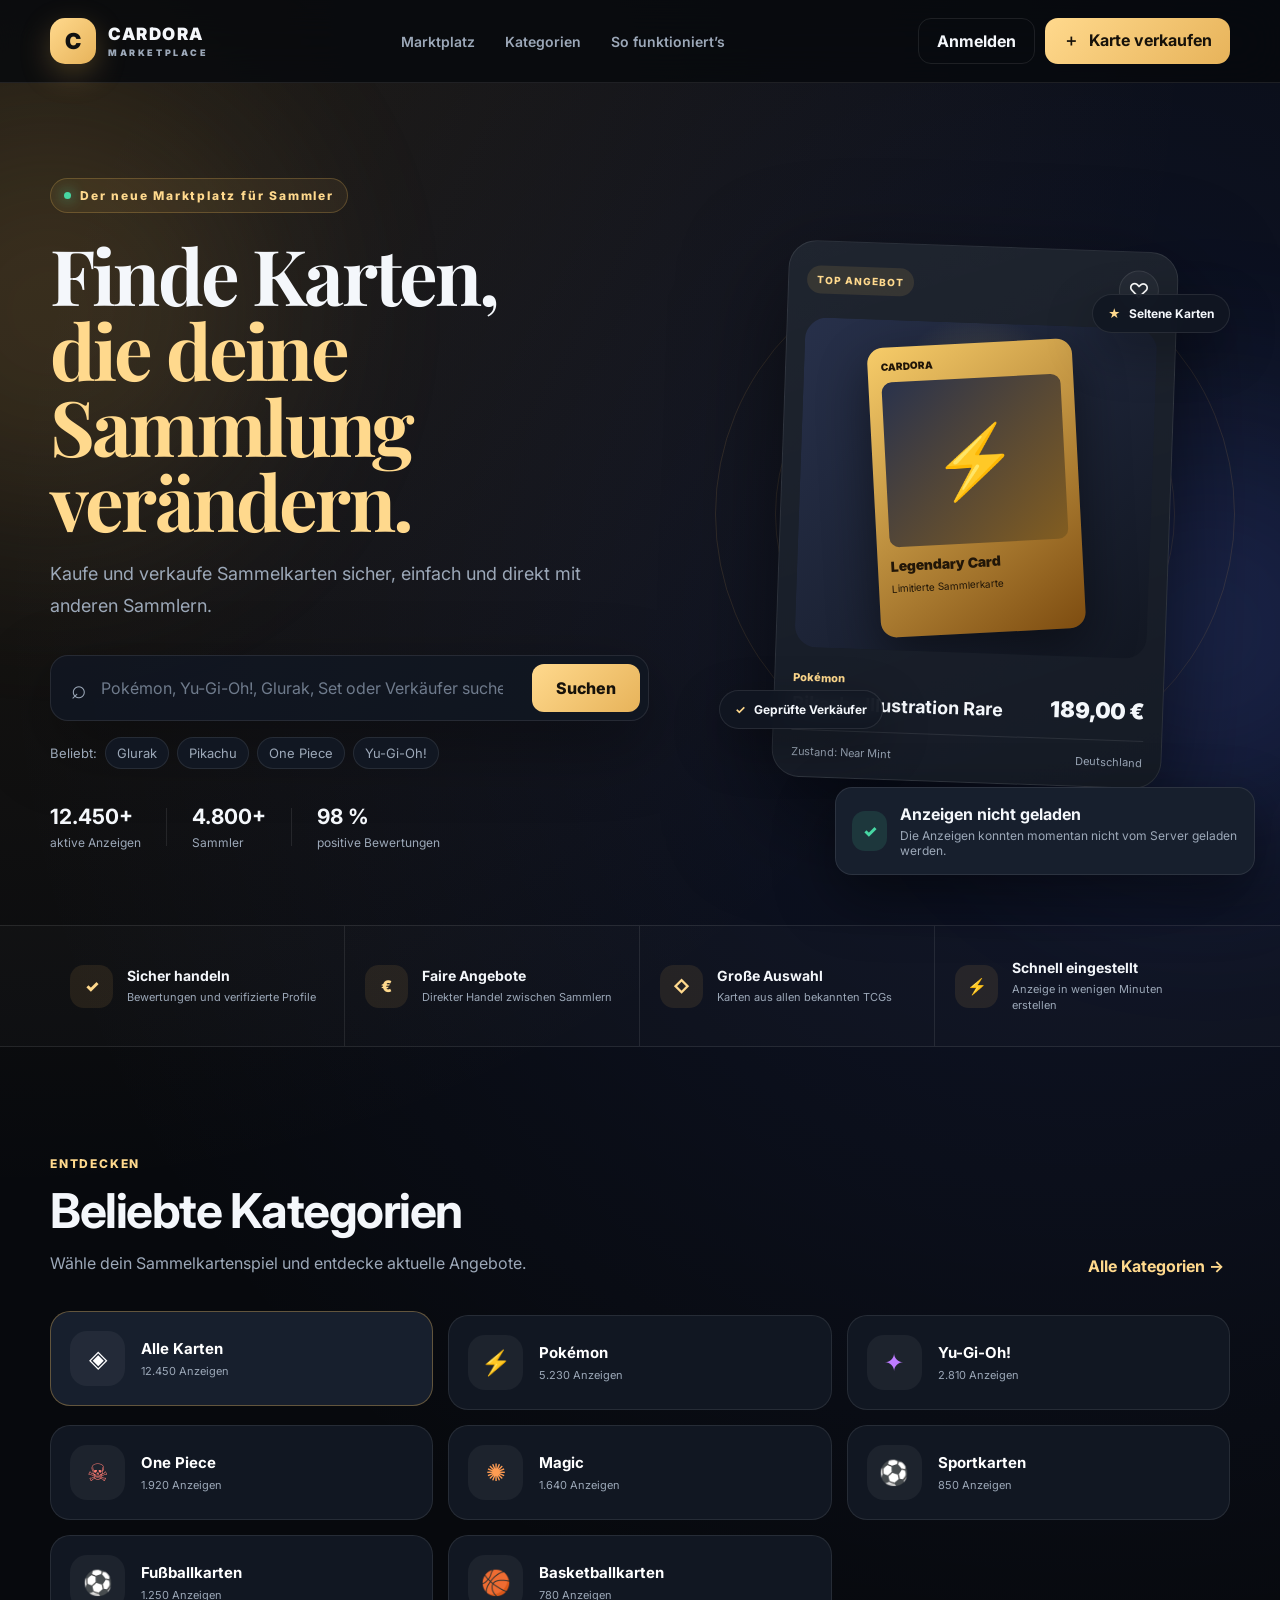
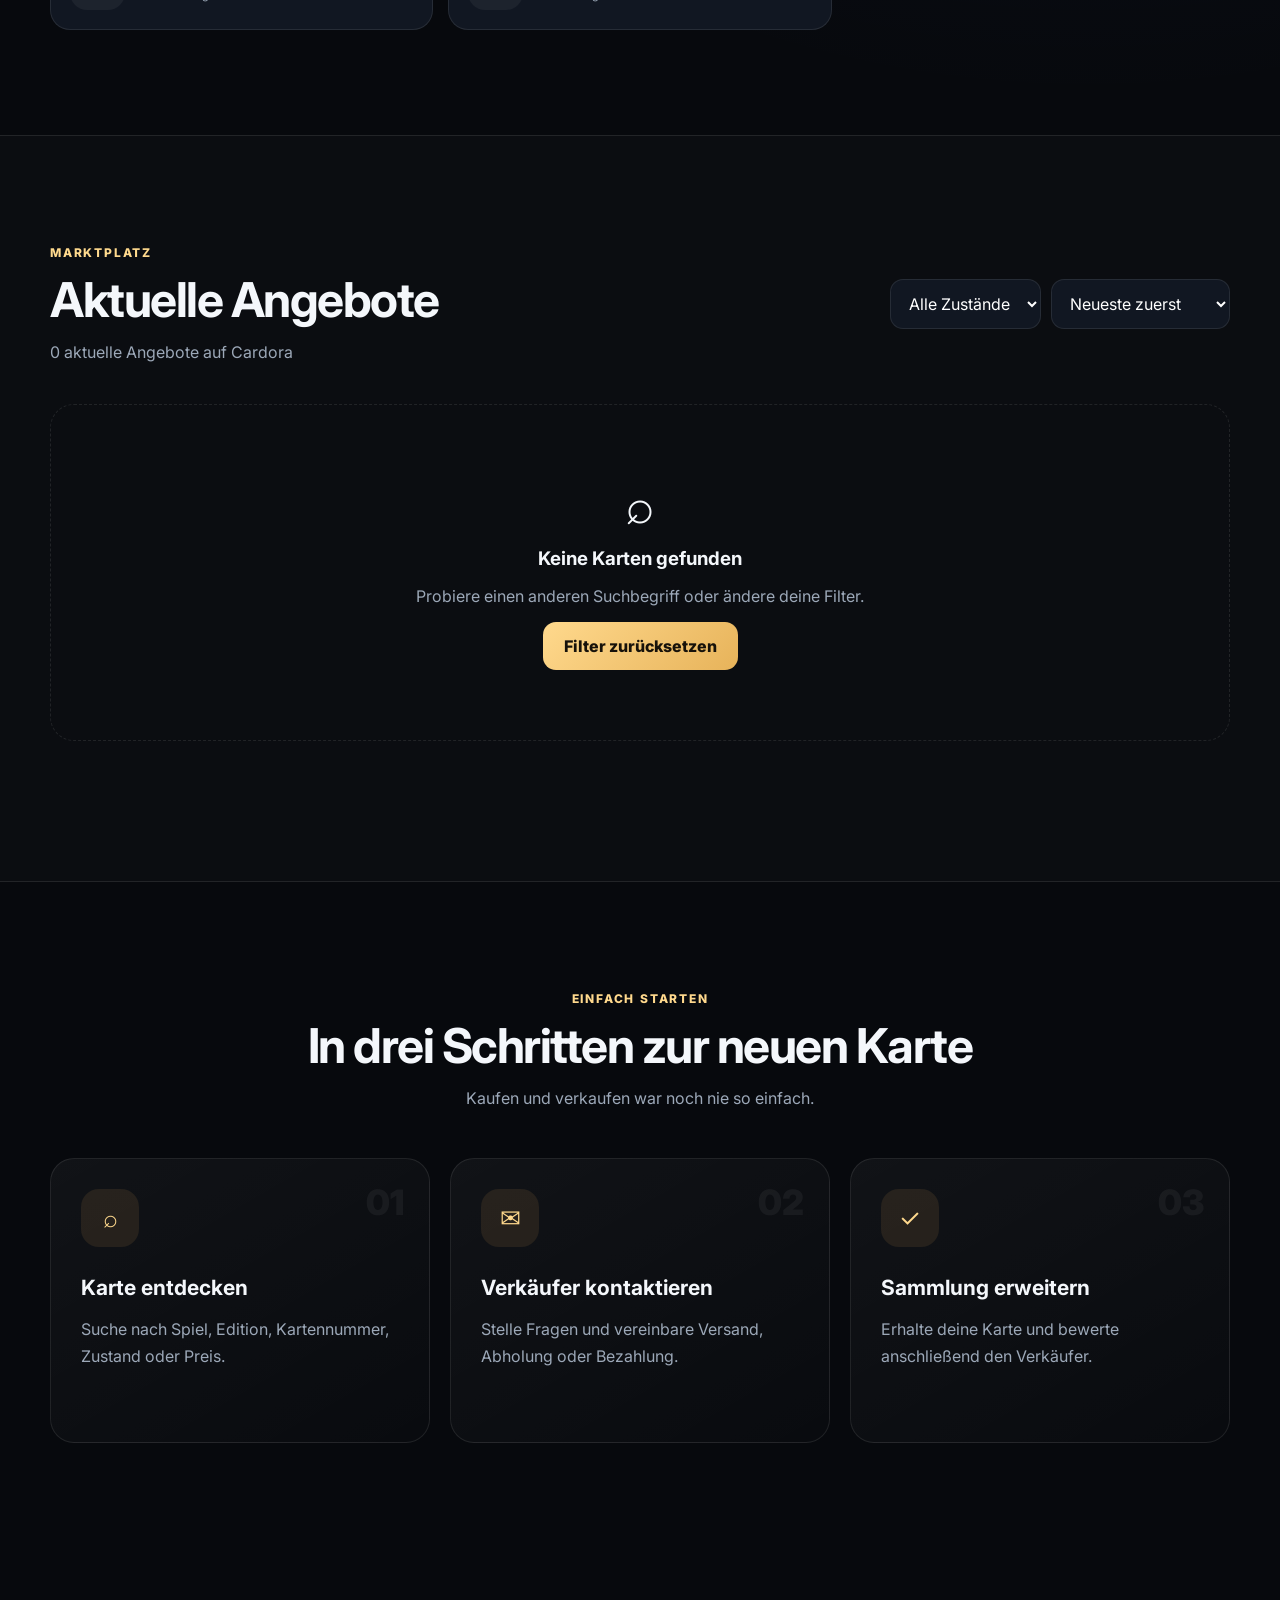
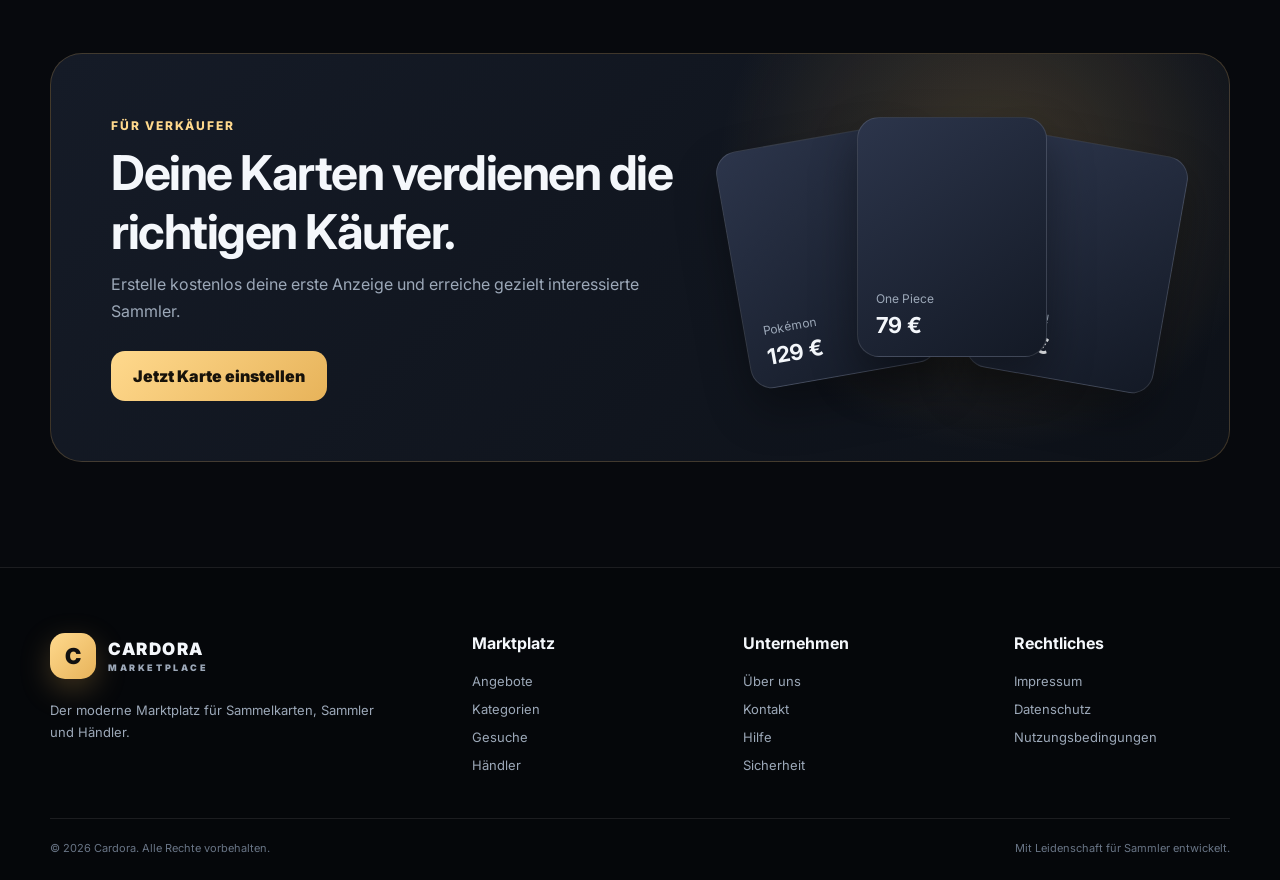
<file: index.html>
<!DOCTYPE html>
<html lang="de">
<head>
    <meta charset="UTF-8">

    <meta
        name="viewport"
        content="width=device-width, initial-scale=1.0"
    >

    <meta
        name="description"
        content="Cardora – Kaufe und verkaufe Pokémon-, Yu-Gi-Oh!-, One Piece-, Magic- und weitere Sammelkarten."
    >

    <title>Cardora – Der Marktplatz für Sammelkarten</title>

    <link rel="stylesheet" href="styles.css">

    <link
        rel="preconnect"
        href="https://fonts.googleapis.com"
    >

    <link
        rel="preconnect"
        href="https://fonts.gstatic.com"
        crossorigin
    >

    <link
        href="https://fonts.googleapis.com/css2?family=Inter:wght@400;500;600;700;800&family=Playfair+Display:wght@700&display=swap"
        rel="stylesheet"
    >
</head>

<body>

    <!-- Hintergrundeffekte -->

    <div class="background-glow glow-one"></div>
    <div class="background-glow glow-two"></div>

    <!-- Kopfbereich -->

    <header class="main-header">

        <div class="header-container">

            <a href="#" class="logo">

                <div class="logo-symbol">
                    C
                </div>

                <div class="logo-text">
                    CARDORA
                    <span>MARKETPLACE</span>
                </div>

            </a>

            <nav class="desktop-navigation">

                <a href="#marketplace">
                    Marktplatz
                </a>

                <a href="#categories">
                    Kategorien
                </a>

                <a href="#advantages">
                    So funktioniert’s
                </a>

            </nav>

            <div class="header-actions">

            <div
                class="login-button"
                id="loginButton"
            >
                Anmelden
            </div>

                <button
                    class="sell-button"
                    id="openListingButton"
                    type="button"
                >
                    <span>＋</span>
                    Karte verkaufen
                </button>

                <button
                    class="mobile-menu-button"
                    id="mobileMenuButton"
                    type="button"
                    aria-label="Menü öffnen"
                >
                    ☰
                </button>

            </div>

        </div>

        <div
            class="mobile-navigation"
            id="mobileNavigation"
        >

            <a href="#marketplace">
                Marktplatz
            </a>

            <a href="#categories">
                Kategorien
            </a>

            <a href="#advantages">
                So funktioniert’s
            </a>

            <button
                id="mobileSellButton"
                type="button"
            >
                Karte verkaufen
            </button>

        </div>

    </header>

    <main>

        <!-- Hero-Bereich -->

        <section class="hero-section">

            <div class="hero-container">

                <div class="hero-content">

                    <div class="hero-badge">
                        <span></span>
                        Der neue Marktplatz für Sammler
                    </div>

                    <h1>
                        Finde Karten,
                        <span>die deine Sammlung verändern.</span>
                    </h1>

                    <p class="hero-description">
                        Kaufe und verkaufe Sammelkarten sicher, einfach und
                        direkt mit anderen Sammlern.
                    </p>

                    <form
                        class="hero-search"
                        id="heroSearchForm"
                    >

                        <div class="search-icon">
                            ⌕
                        </div>

                        <input
                            type="search"
                            id="heroSearchInput"
                            placeholder="Pokémon, Yu-Gi-Oh!, Glurak, Set oder Verkäufer suchen ..."
                            autocomplete="off"
                        >

                        <button type="submit">
                            Suchen
                        </button>

                    </form>

                    <div class="popular-searches">

                        <span>Beliebt:</span>

                        <button
                            class="quick-search"
                            data-search="Glurak"
                            type="button"
                        >
                            Glurak
                        </button>

                        <button
                            class="quick-search"
                            data-search="Pikachu"
                            type="button"
                        >
                            Pikachu
                        </button>

                        <button
                            class="quick-search"
                            data-search="One Piece"
                            type="button"
                        >
                            One Piece
                        </button>

                        <button
                            class="quick-search"
                            data-search="Yu-Gi-Oh!"
                            type="button"
                        >
                            Yu-Gi-Oh!
                        </button>

                    </div>

                    <div class="hero-statistics">

                        <div class="hero-statistic">

                            <strong>12.450+</strong>
                            <span>aktive Anzeigen</span>

                        </div>

                        <div class="statistic-divider"></div>

                        <div class="hero-statistic">

                            <strong>4.800+</strong>
                            <span>Sammler</span>

                        </div>

                        <div class="statistic-divider"></div>

                        <div class="hero-statistic">

                            <strong>98 %</strong>
                            <span>positive Bewertungen</span>

                        </div>

                    </div>

                </div>

                <div class="hero-showcase">

                    <div class="showcase-decoration decoration-one"></div>
                    <div class="showcase-decoration decoration-two"></div>

                    <div class="floating-label label-top">
                        <span>★</span>
                        Seltene Karten
                    </div>

                    <article class="featured-card">

                        <div class="featured-card-top">

                            <span class="featured-tag">
                                TOP ANGEBOT
                            </span>

                            <button
                                class="favorite-button"
                                type="button"
                                aria-label="Zu Favoriten hinzufügen"
                            >
                                ♡
                            </button>

                        </div>

                        <div class="featured-image">

                            <div class="card-placeholder">

                                <div class="card-placeholder-header">
                                    CARDORA
                                </div>

                                <div class="card-placeholder-art">
                                    ⚡
                                </div>

                                <div class="card-placeholder-title">
                                    Legendary Card
                                </div>

                                <div class="card-placeholder-description">
                                    Limitierte Sammlerkarte
                                </div>

                            </div>

                        </div>

                        <div class="featured-information">

                            <div>

                                <span class="featured-category">
                                    Pokémon
                                </span>

                                <h3>
                                    Pikachu Illustration Rare
                                </h3>

                            </div>

                            <div class="featured-price">
                                189,00 €
                            </div>

                        </div>

                        <div class="featured-meta">

                            <span>
                                Zustand: Near Mint
                            </span>

                            <span>
                                Deutschland
                            </span>

                        </div>

                    </article>

                    <div class="floating-label label-bottom">
                        <span>✓</span>
                        Geprüfte Verkäufer
                    </div>

                </div>

            </div>

        </section>

        <!-- Vertrauensbereich -->

        <section class="trust-section">

            <div class="section-container trust-grid">

                <div class="trust-item">

                    <div class="trust-icon">
                        ✓
                    </div>

                    <div>
                        <strong>Sicher handeln</strong>
                        <span>Bewertungen und verifizierte Profile</span>
                    </div>

                </div>

                <div class="trust-item">

                    <div class="trust-icon">
                        €
                    </div>

                    <div>
                        <strong>Faire Angebote</strong>
                        <span>Direkter Handel zwischen Sammlern</span>
                    </div>

                </div>

                <div class="trust-item">

                    <div class="trust-icon">
                        ◇
                    </div>

                    <div>
                        <strong>Große Auswahl</strong>
                        <span>Karten aus allen bekannten TCGs</span>
                    </div>

                </div>

                <div class="trust-item">

                    <div class="trust-icon">
                        ⚡
                    </div>

                    <div>
                        <strong>Schnell eingestellt</strong>
                        <span>Anzeige in wenigen Minuten erstellen</span>
                    </div>

                </div>

            </div>

        </section>

        <!-- Kategorien -->

        <section
            class="categories-section"
            id="categories"
        >

            <div class="section-container">

                <div class="section-heading">

                    <div>

                        <span class="section-eyebrow">
                            ENTDECKEN
                        </span>

                        <h2>
                            Beliebte Kategorien
                        </h2>

                        <p>
                            Wähle dein Sammelkartenspiel und entdecke aktuelle Angebote.
                        </p>

                    </div>

                    <button
                        class="text-button"
                        id="showAllCategoriesButton"
                        type="button"
                    >
                        Alle Kategorien →
                    </button>

                </div>

                <div class="category-grid">

                    <button
                        class="category-card active"
                        data-category="Alle"
                        type="button"
                    >

                        <div class="category-icon category-all">
                            ◈
                        </div>

                        <div>
                            <strong>Alle Karten</strong>
                            <span>12.450 Anzeigen</span>
                        </div>

                    </button>

                    <button
                        class="category-card"
                        data-category="Pokémon"
                        type="button"
                    >

                        <div class="category-icon category-pokemon">
                            ⚡
                        </div>

                        <div>
                            <strong>Pokémon</strong>
                            <span>5.230 Anzeigen</span>
                        </div>

                    </button>

                    <button
                        class="category-card"
                        data-category="Yu-Gi-Oh!"
                        type="button"
                    >

                        <div class="category-icon category-yugioh">
                            ✦
                        </div>

                        <div>
                            <strong>Yu-Gi-Oh!</strong>
                            <span>2.810 Anzeigen</span>
                        </div>

                    </button>

                    <button
                        class="category-card"
                        data-category="One Piece"
                        type="button"
                    >

                        <div class="category-icon category-onepiece">
                            ☠
                        </div>

                        <div>
                            <strong>One Piece</strong>
                            <span>1.920 Anzeigen</span>
                        </div>

                    </button>

                    <button
                        class="category-card"
                        data-category="Magic"
                        type="button"
                    >

                        <div class="category-icon category-magic">
                            ✺
                        </div>

                        <div>
                            <strong>Magic</strong>
                            <span>1.640 Anzeigen</span>
                        </div>

                    </button>

                    <button
                        class="category-card"
                        data-category="Sportkarten"
                        type="button"
                    >

                        <div class="category-icon category-sport">
                            ⚽
                        </div>

                        <div>
                            <strong>Sportkarten</strong>
                            <span>850 Anzeigen</span>
                        </div>

                    </button>

                    <button
    class="category-card"
    data-category="Fußballkarten"
    type="button"
>
    <div class="category-icon category-football">
        ⚽
    </div>

    <div>
        <strong>Fußballkarten</strong>
        <span>1.250 Anzeigen</span>
    </div>
</button>

<button
    class="category-card"
    data-category="Basketballkarten"
    type="button"
>
    <div class="category-icon category-basketball">
        🏀
    </div>

    <div>
        <strong>Basketballkarten</strong>
        <span>780 Anzeigen</span>
    </div>
</button>

                </div>

            </div>

        </section>

        <!-- Marktplatz -->

        <section
            class="marketplace-section"
            id="marketplace"
        >

            <div class="section-container">

                <div class="section-heading marketplace-heading">

                    <div>

                        <span class="section-eyebrow">
                            MARKTPLATZ
                        </span>

                        <h2>
                            Aktuelle Angebote
                        </h2>

                        <p id="resultsText">
                            Entdecke ausgewählte Sammelkarten.
                        </p>

                    </div>

                    <div class="marketplace-controls">

                        <select
                            id="conditionFilter"
                            aria-label="Nach Zustand filtern"
                        >
                            <option value="Alle">
                                Alle Zustände
                            </option>

                            <option value="Neu">
                                Neu
                            </option>

                            <option value="Near Mint">
                                Near Mint
                            </option>

                            <option value="Excellent">
                                Excellent
                            </option>

                            <option value="Played">
                                Played
                            </option>
                        </select>

                        <select
                            id="sortFilter"
                            aria-label="Angebote sortieren"
                        >
                            <option value="newest">
                                Neueste zuerst
                            </option>

                            <option value="price-low">
                                Preis aufsteigend
                            </option>

                            <option value="price-high">
                                Preis absteigend
                            </option>

                            <option value="name">
                                Name A–Z
                            </option>
                        </select>

                    </div>

                </div>

                <div
                    class="listing-grid"
                    id="listingGrid"
                >
                    <!-- Wird durch main.js befüllt -->
                </div>

                <div
                    class="empty-state"
                    id="emptyState"
                >

                    <div class="empty-state-icon">
                        ⌕
                    </div>

                    <h3>
                        Keine Karten gefunden
                    </h3>

                    <p>
                        Probiere einen anderen Suchbegriff oder ändere deine Filter.
                    </p>

                    <button
                        id="resetFiltersButton"
                        type="button"
                    >
                        Filter zurücksetzen
                    </button>

                </div>

                <div class="load-more-wrapper">

                    <button
                        class="load-more-button"
                        id="loadMoreButton"
                        type="button"
                    >
                        Weitere Angebote anzeigen
                    </button>

                </div>

            </div>

        </section>

        <!-- Vorteile -->

        <section
            class="advantages-section"
            id="advantages"
        >

            <div class="section-container">

                <div class="advantages-header">

                    <span class="section-eyebrow">
                        EINFACH STARTEN
                    </span>

                    <h2>
                        In drei Schritten zur neuen Karte
                    </h2>

                    <p>
                        Kaufen und verkaufen war noch nie so einfach.
                    </p>

                </div>

                <div class="steps-grid">

                    <article class="step-card">

                        <div class="step-number">
                            01
                        </div>

                        <div class="step-icon">
                            ⌕
                        </div>

                        <h3>
                            Karte entdecken
                        </h3>

                        <p>
                            Suche nach Spiel, Edition, Kartennummer, Zustand oder Preis.
                        </p>

                    </article>

                    <article class="step-card">

                        <div class="step-number">
                            02
                        </div>

                        <div class="step-icon">
                            ✉
                        </div>

                        <h3>
                            Verkäufer kontaktieren
                        </h3>

                        <p>
                            Stelle Fragen und vereinbare Versand, Abholung oder Bezahlung.
                        </p>

                    </article>

                    <article class="step-card">

                        <div class="step-number">
                            03
                        </div>

                        <div class="step-icon">
                            ✓
                        </div>

                        <h3>
                            Sammlung erweitern
                        </h3>

                        <p>
                            Erhalte deine Karte und bewerte anschließend den Verkäufer.
                        </p>

                    </article>

                </div>

            </div>

        </section>

        <!-- Verkaufsbanner -->

        <section class="seller-banner-section">

            <div class="section-container">

                <div class="seller-banner">

                    <div class="seller-banner-content">

                        <span class="seller-banner-label">
                            FÜR VERKÄUFER
                        </span>

                        <h2>
                            Deine Karten verdienen die richtigen Käufer.
                        </h2>

                        <p>
                            Erstelle kostenlos deine erste Anzeige und erreiche
                            gezielt interessierte Sammler.
                        </p>

                        <button
                            id="bannerSellButton"
                            type="button"
                        >
                            Jetzt Karte einstellen
                        </button>

                    </div>

                    <div class="seller-banner-visual">

                        <div class="visual-card visual-card-one">
                            <span>Pokémon</span>
                            <strong>129 €</strong>
                        </div>

                        <div class="visual-card visual-card-two">
                            <span>One Piece</span>
                            <strong>79 €</strong>
                        </div>

                        <div class="visual-card visual-card-three">
                            <span>Yu-Gi-Oh!</span>
                            <strong>249 €</strong>
                        </div>

                    </div>

                </div>

            </div>

        </section>

    </main>

    <!-- Footer -->

    <footer class="main-footer">

        <div class="section-container footer-grid">

            <div class="footer-brand">

                <a href="#" class="logo">

                    <div class="logo-symbol">
                        C
                    </div>

                    <div class="logo-text">
                        CARDORA
                        <span>MARKETPLACE</span>
                    </div>

                </a>

                <p>
                    Der moderne Marktplatz für Sammelkarten,
                    Sammler und Händler.
                </p>

            </div>

            <div class="footer-column">

                <h4>Marktplatz</h4>

                <a href="#marketplace">
                    Angebote
                </a>

                <a href="#categories">
                    Kategorien
                </a>

                <a href="#">
                    Gesuche
                </a>

                <a href="#">
                    Händler
                </a>

            </div>

            <div class="footer-column">

                <h4>Unternehmen</h4>

                <a href="#">
                    Über uns
                </a>

                <a href="#">
                    Kontakt
                </a>

                <a href="#">
                    Hilfe
                </a>

                <a href="#">
                    Sicherheit
                </a>

            </div>

            <div class="footer-column">

                <h4>Rechtliches</h4>

                <a href="#">
                    Impressum
                </a>

                <a href="#">
                    Datenschutz
                </a>

                <a href="#">
                    Nutzungsbedingungen
                </a>

            </div>

        </div>

        <div class="section-container footer-bottom">

            <span>
                © 2026 Cardora. Alle Rechte vorbehalten.
            </span>

            <span>
                Mit Leidenschaft für Sammler entwickelt.
            </span>

        </div>

    </footer>

    <!-- Modal: Anzeige erstellen -->

    <div
        class="modal-overlay"
        id="listingModal"
    >

        <div class="modal-window">

            <div class="modal-header">

                <div>

                    <span class="modal-eyebrow">
                        NEUE ANZEIGE
                    </span>

                    <h2>
                        Sammelkarte verkaufen
                    </h2>

                </div>

                <button
                    class="modal-close-button"
                    id="closeListingModal"
                    type="button"
                    aria-label="Fenster schließen"
                >
                    ×
                </button>

            </div>

            <form id="listingForm">

                <div class="form-grid">

                    <div class="form-group form-group-full">

                        <label for="listingTitle">
                            Titel der Anzeige
                        </label>

                        <input
                            type="text"
                            id="listingTitle"
                            placeholder="z. B. Glurak Base Set Deutsch"
                            required
                        >

                    </div>

                    <div class="form-group">

                        <label for="listingCategory">
                            Kategorie
                        </label>

                        <select
                            id="listingCategory"
                            required
                        >
                            <option value="">
                                Bitte auswählen
                            </option>

                            <option value="Pokémon">
                                Pokémon
                            </option>

                            <option value="Yu-Gi-Oh!">
                                Yu-Gi-Oh!
                            </option>

                            <option value="One Piece">
                                One Piece
                            </option>

                            <option value="Magic">
                                Magic
                            </option>

                            <option value="Sportkarten">
                                Sportkarten
                            </option>

                            <option value="Fußballkarten">
                            Fußballkarten
                            </option>

                            <option value="Basketballkarten">
                            Basketballkarten
                            </option>
                        </select>

                    </div>

                    <div class="form-group">

                        <label for="listingCondition">
                            Zustand
                        </label>

                        <select
                            id="listingCondition"
                            required
                        >
                            <option value="">
                                Bitte auswählen
                            </option>

                            <option value="Neu">
                                Neu
                            </option>

                            <option value="Near Mint">
                                Near Mint
                            </option>

                            <option value="Excellent">
                                Excellent
                            </option>

                            <option value="Played">
                                Played
                            </option>
                        </select>

                    </div>

                    <div class="form-group">

                        <label for="listingPrice">
                            Preis in Euro
                        </label>

                        <input
                            type="number"
                            id="listingPrice"
                            min="0"
                            step="0.01"
                            placeholder="0,00"
                            required
                        >

                    </div>

                    <div class="form-group">

                        <label for="listingLocation">
                            Standort
                        </label>

                        <input
                            type="text"
                            id="listingLocation"
                            placeholder="z. B. Köln"
                            required
                        >

                    </div>

                    <div class="form-group">

                        <label for="listingLanguage">
                            Sprache
                        </label>

                        <select id="listingLanguage">

                            <option value="Deutsch">
                                Deutsch
                            </option>

                            <option value="Englisch">
                                Englisch
                            </option>

                            <option value="Japanisch">
                                Japanisch
                            </option>

                            <option value="Andere">
                                Andere
                            </option>

                        </select>

                    </div>

                    <div class="form-group">

                        <label for="listingShipping">
                            Übergabe
                        </label>

                        <select id="listingShipping">

                            <option value="Versand möglich">
                                Versand möglich
                            </option>

                            <option value="Nur Abholung">
                                Nur Abholung
                            </option>

                            <option value="Versand oder Abholung">
                                Versand oder Abholung
                            </option>

                        </select>

                    </div>

                    <div class="form-group form-group-full">

    <label>
        Bilder der Karte
    </label>

    <div class="listing-image-upload">

        <input
    class="listing-image-file-input"
    type="file"
    id="listingImageFile"
    accept="image/jpeg,image/png,image/webp"
    multiple
>

        <div class="listing-image-select-row">

            <label
                class="listing-image-select-button"
                for="listingImageFile"
            >
                <span>＋</span>
                Bilder auswählen
            </label>

            <span
                class="listing-image-file-name"
                id="listingImageFileName"
            >
                Keine Bilder ausgewählt
            </span>

        </div>

        <p class="listing-image-help">
            Bis zu 8 Bilder. JPG, PNG oder WEBP – maximal 5 MB pro Bild.
        </p>

        <div
    class="listing-images-preview-grid"
    id="listingImagesPreviewGrid"
></div>

    </div>

    <input
        type="hidden"
        id="listingImage"
        value=""
    >

</div>

                    <div class="form-group form-group-full">

    <label for="listingDescription">
        Beschreibung
    </label>

    <textarea
        id="listingDescription"
        rows="5"
        placeholder="Beschreibe die Karte, ihren Zustand und Besonderheiten ..."
    ></textarea>

</div>

</div>

<div class="modal-actions">

    <button
        class="secondary-modal-button"
        id="cancelListingButton"
        type="button"
    >
        Abbrechen
    </button>

    <button
        class="primary-modal-button"
        id="publishListingButton"
        type="submit"
    >
        Anzeige veröffentlichen
    </button>

</div>

</form>

</div>
</div>
    <!-- Modal: Login -->

    <div
        class="modal-overlay"
        id="loginModal"
    >

        <div class="modal-window login-modal-window">

            <div class="modal-header">

                <div>

                    <span class="modal-eyebrow">
                        WILLKOMMEN
                    </span>

                    <h2>
                        Bei Cardora anmelden
                    </h2>

                </div>

                <button
                    class="modal-close-button"
                    id="closeLoginModal"
                    type="button"
                    aria-label="Fenster schließen"
                >
                    ×
                </button>

            </div>

            <form id="loginForm">

                <div class="form-group">

                    <label for="loginEmail">
                        E-Mail-Adresse
                    </label>

                    <input
                        type="email"
                        id="loginEmail"
                        placeholder="name@beispiel.de"
                        required
                    >

                </div>

                <div class="form-group">

                    <label for="loginPassword">
                        Passwort
                    </label>

                    <input
                        type="password"
                        id="loginPassword"
                        placeholder="Dein Passwort"
                        required
                    >

                </div>

                <button
                    class="login-submit-button"
                    type="submit"
                >
                    Anmelden
                </button>

                <p class="login-info">
                    Die echte Registrierung und Datenbank bauen wir im nächsten Schritt ein.
                </p>

            </form>

        </div>

    </div>

    <!-- Benachrichtigung -->

    <div
        class="toast"
        id="toast"
    >

        <div class="toast-icon">
            ✓
        </div>

        <div>

            <strong id="toastTitle">
                Erfolgreich
            </strong>

            <span id="toastMessage">
                Die Aktion wurde durchgeführt.
            </span>

        </div>

    </div>

    <script
  defer
  crossorigin="anonymous"
  src="https://alert-termite-19.clerk.accounts.dev/npm/@clerk/ui@1/dist/ui.browser.js"
  type="text/javascript">
</script>

<script
  defer
  crossorigin="anonymous"
  data-clerk-publishable-key="pk_test_YWxlcnQtdGVybWl0ZS0xOS5jbGVyay5hY2NvdW50cy5kZXYk"
  src="https://alert-termite-19.clerk.accounts.dev/npm/@clerk/clerk-js@6/dist/clerk.browser.js"
  type="text/javascript">
</script>

    <script defer src="main.js?v=2"></script>

</body>
</html>
</file>
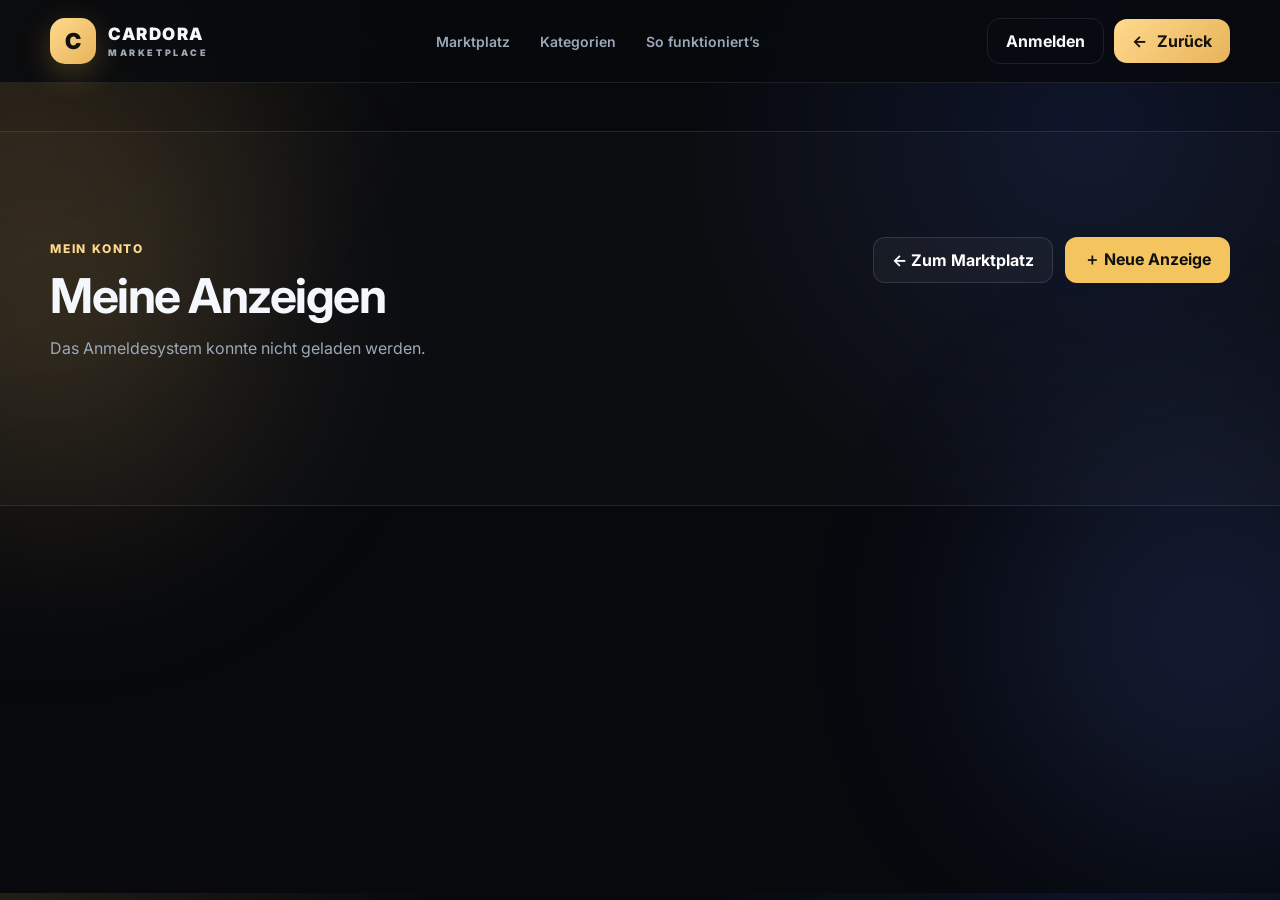
<file: meine-anzeigen.html>
<!DOCTYPE html>
<html lang="de">
<head>
    <meta charset="UTF-8">

    <meta
        name="viewport"
        content="width=device-width, initial-scale=1.0"
    >

    <meta
        name="description"
        content="Verwalte deine eigenen Anzeigen auf Cardora."
    >

    <title>Meine Anzeigen – Cardora</title>

    <link rel="stylesheet" href="styles.css">

    <link
        rel="preconnect"
        href="https://fonts.googleapis.com"
    >

    <link
        rel="preconnect"
        href="https://fonts.gstatic.com"
        crossorigin
    >

    <link
        href="https://fonts.googleapis.com/css2?family=Inter:wght@400;500;600;700;800&family=Playfair+Display:wght@700&display=swap"
        rel="stylesheet"
    >

    <style>
        .my-listings-main {
            min-height: calc(100vh - 90px);
            padding-top: 48px;
        }

        .my-listings-heading {
            align-items: flex-start;
        }

        .my-listings-actions {
            display: flex;
            flex-wrap: wrap;
            gap: 12px;
        }

        .my-listings-link {
            display: inline-flex;
            align-items: center;
            justify-content: center;
            min-height: 46px;
            padding: 0 18px;
            border: 1px solid rgba(255, 255, 255, 0.12);
            border-radius: 12px;
            color: #ffffff;
            background: rgba(255, 255, 255, 0.04);
            font-weight: 700;
            text-decoration: none;
        }

        .my-listings-link.primary {
            border-color: transparent;
            color: #111111;
            background: #f4c45e;
        }

        .my-listings-status {
            display: none;
            padding: 24px;
            margin-top: 24px;
            border: 1px solid rgba(255, 255, 255, 0.1);
            border-radius: 18px;
            background: rgba(255, 255, 255, 0.03);
            text-align: center;
        }

        .my-listings-status.active {
            display: block;
        }

       .my-listing-actions {
    display: flex;
    flex-direction: column;
    gap: 10px;
    margin-top: 18px;
}

        .edit-listing-button {
    width: 100%;
    padding: 12px 16px;
    border: 1px solid rgba(244, 196, 94, 0.4);
    border-radius: 10px;
    color: #f4c45e;
    background: rgba(244, 196, 94, 0.08);
    font: inherit;
    font-weight: 700;
    cursor: pointer;
    transition: 0.2s ease;
}

.edit-listing-button:hover {
    background: rgba(244, 196, 94, 0.16);
    border-color: rgba(244, 196, 94, 0.7);
}

.edit-listing-button:disabled {
    opacity: 0.6;
    cursor: not-allowed;
}

.delete-listing-button {
    width: 100%;
    padding: 12px 16px;
    border: 1px solid rgba(255, 80, 80, 0.35);
    border-radius: 10px;
    color: #ff7676;
    background: rgba(255, 80, 80, 0.08);
    font: inherit;
    font-weight: 700;
    cursor: pointer;
    transition: 0.2s ease;
}

.delete-listing-button:hover {
    background: rgba(255, 80, 80, 0.16);
    border-color: rgba(255, 80, 80, 0.65);
}

.delete-listing-button:disabled {
    opacity: 0.6;
    cursor: not-allowed;
}

        .delete-confirm-overlay {
    position: fixed;
    inset: 0;
    z-index: 9999;

    display: none;
    place-items: center;

    padding: 20px;

    background: rgba(0, 0, 0, 0.72);
    backdrop-filter: blur(8px);
}

.delete-confirm-overlay.active {
    display: grid;
}

.delete-confirm-window {
    width: 100%;
    max-width: 430px;

    padding: 34px;

    border: 1px solid rgba(255, 255, 255, 0.12);
    border-radius: 22px;

    background: #111722;

    box-shadow:
        0 30px 80px rgba(0, 0, 0, 0.55);

    text-align: center;

    animation: deleteModalAppear 0.2s ease;
}

.delete-confirm-icon {
    display: grid;
    place-items: center;

    width: 58px;
    height: 58px;

    margin: 0 auto 20px;

    border: 1px solid rgba(255, 80, 80, 0.3);
    border-radius: 50%;

    background: rgba(255, 80, 80, 0.1);

    font-size: 25px;
}

.delete-confirm-window h2 {
    margin: 0 0 12px;
    color: #ffffff;
    font-size: 25px;
}

.delete-confirm-window p {
    margin: 0;
    color: rgba(255, 255, 255, 0.65);
    line-height: 1.6;
}

.delete-confirm-actions {
    display: flex;
    gap: 12px;
    margin-top: 28px;
}

.delete-confirm-actions button {
    flex: 1;

    min-height: 46px;
    padding: 0 16px;

    border-radius: 11px;

    font: inherit;
    font-weight: 700;

    cursor: pointer;
}

.delete-confirm-cancel {
    border: 1px solid rgba(255, 255, 255, 0.14);
    color: #ffffff;
    background: rgba(255, 255, 255, 0.05);
}

.delete-confirm-submit {
    border: 1px solid rgba(255, 80, 80, 0.5);
    color: #ffffff;
    background: #c93f4a;
}

.delete-confirm-submit:hover {
    background: #dc4a56;
}

.delete-confirm-submit:disabled {
    opacity: 0.6;
    cursor: not-allowed;
}

@keyframes deleteModalAppear {
    from {
        opacity: 0;
        transform: translateY(12px) scale(0.97);
    }

    to {
        opacity: 1;
        transform: translateY(0) scale(1);
    }
}

        @media (max-width: 760px) {
            .my-listings-main {
                padding-top: 24px;
            }

            .my-listings-actions {
                width: 100%;
            }

            .my-listings-link {
                flex: 1;
            }
        }
    </style>
</head>

<body>

    <div class="background-glow glow-one"></div>
    <div class="background-glow glow-two"></div>

    <header class="main-header">

        <div class="header-container">

            <a href="index.html" class="logo">

                <div class="logo-symbol">
                    C
                </div>

                <div class="logo-text">
                    CARDORA
                    <span>MARKETPLACE</span>
                </div>

            </a>

            <nav class="desktop-navigation">

                <a href="index.html">
                    Marktplatz
                </a>

                <a href="index.html#categories">
                    Kategorien
                </a>

                <a href="index.html#advantages">
                    So funktioniert’s
                </a>

            </nav>

            <div class="header-actions">

                <div
                    class="login-button"
                    id="loginButton"
                >
                    Anmelden
                </div>

                <a
                    class="sell-button"
                    href="index.html"
                >
                    <span>←</span>
                    Zurück
                </a>

            </div>

        </div>

    </header>

    <main class="my-listings-main">

        <section class="marketplace-section">

            <div class="section-container">

                <div class="section-heading marketplace-heading my-listings-heading">

                    <div>

                        <span class="section-eyebrow">
                            MEIN KONTO
                        </span>

                        <h2>
                            Meine Anzeigen
                        </h2>

                        <p id="resultsText">
                            Deine Anzeigen werden geladen …
                        </p>

                    </div>

                    <div class="my-listings-actions">

                        <a
                            class="my-listings-link"
                            href="index.html"
                        >
                            ← Zum Marktplatz
                        </a>

                        <a
                            class="my-listings-link primary"
                            href="index.html"
                        >
                            ＋ Neue Anzeige
                        </a>

                    </div>

                </div>

                <div
                    class="listing-grid"
                    id="listingGrid"
                ></div>

                <div
                    class="empty-state"
                    id="emptyState"
                >

                    <div class="empty-state-icon">
                        ◇
                    </div>

                    <h3>
                        Noch keine eigenen Anzeigen
                    </h3>

                    <p>
                        Sobald du eine Karte einstellst, erscheint sie hier.
                    </p>

                    <a
                        class="my-listings-link primary"
                        href="index.html"
                    >
                        Erste Karte verkaufen
                    </a>

                </div>

                <div
                    class="my-listings-status"
                    id="authState"
                >

                    <h3>
                        Anmeldung erforderlich
                    </h3>

                    <p>
                        Melde dich an, um deine eigenen Anzeigen zu sehen.
                    </p>

                    <button
                        class="my-listings-link primary"
                        id="signInButton"
                        type="button"
                    >
                        Jetzt anmelden
                    </button>

                </div>

            </div>

        </section>

        </main>

    <!-- Anzeige bearbeiten -->

<div
    class="modal-overlay"
    id="editListingModal"
>
    <div class="modal-window">

        <div class="modal-header">

            <div>

                <span class="modal-eyebrow">
                    ANZEIGE BEARBEITEN
                </span>

                <h2>
                    Kartendaten ändern
                </h2>

            </div>

            <button
                class="modal-close-button"
                id="closeEditListingModal"
                type="button"
                aria-label="Fenster schließen"
            >
                ×
            </button>

        </div>

        <form id="editListingForm">

            <input
                type="hidden"
                id="editListingId"
            >

            <div class="form-grid">

                <div class="form-group form-group-full">

                    <label for="editListingTitle">
                        Titel der Anzeige
                    </label>

                    <input
                        type="text"
                        id="editListingTitle"
                        required
                    >

                </div>

                <div class="form-group">

                    <label for="editListingCategory">
                        Kategorie
                    </label>

                    <select
                        id="editListingCategory"
                        required
                    >
                        <option value="Pokémon">
                            Pokémon
                        </option>

                        <option value="Yu-Gi-Oh!">
                            Yu-Gi-Oh!
                        </option>

                        <option value="One Piece">
                            One Piece
                        </option>

                        <option value="Magic">
                            Magic
                        </option>

                        <option value="Sportkarten">
                            Sportkarten
                        </option>

                        <option value="Fußballkarten">
                            Fußballkarten
                        </option>

                        <option value="Basketballkarten">
                            Basketballkarten
                        </option>
                    </select>

                </div>

                <div class="form-group">

                    <label for="editListingCondition">
                        Zustand
                    </label>

                    <select
                        id="editListingCondition"
                        required
                    >
                        <option value="Neu">
                            Neu
                        </option>

                        <option value="Near Mint">
                            Near Mint
                        </option>

                        <option value="Excellent">
                            Excellent
                        </option>

                        <option value="Played">
                            Played
                        </option>
                    </select>

                </div>

                <div class="form-group">

                    <label for="editListingPrice">
                        Preis in Euro
                    </label>

                    <input
                        type="number"
                        id="editListingPrice"
                        min="0"
                        step="0.01"
                        required
                    >

                </div>

                <div class="form-group">

                    <label for="editListingLocation">
                        Standort
                    </label>

                    <input
                        type="text"
                        id="editListingLocation"
                        required
                    >

                </div>

                <div class="form-group">

                    <label for="editListingLanguage">
                        Sprache
                    </label>

                    <select id="editListingLanguage">

                        <option value="Deutsch">
                            Deutsch
                        </option>

                        <option value="Englisch">
                            Englisch
                        </option>

                        <option value="Japanisch">
                            Japanisch
                        </option>

                        <option value="Andere">
                            Andere
                        </option>

                    </select>

                </div>

                <div class="form-group">

                    <label for="editListingShipping">
                        Übergabe
                    </label>

                    <select id="editListingShipping">

                        <option value="Versand möglich">
                            Versand möglich
                        </option>

                        <option value="Nur Abholung">
                            Nur Abholung
                        </option>

                        <option value="Versand oder Abholung">
                            Versand oder Abholung
                        </option>

                    </select>

                </div>

                <div class="form-group form-group-full">

    <label>
        Bilder der Karte
    </label>

    <div class="listing-image-upload">

        <input
            class="listing-image-file-input"
            type="file"
            id="editListingImageFile"
            accept="image/jpeg,image/png,image/webp"
            multiple
        >

        <div class="listing-image-select-row">

            <label
                class="listing-image-select-button"
                for="editListingImageFile"
            >
                <span>＋</span>
                Weitere Bilder auswählen
            </label>

            <span
                class="listing-image-file-name"
                id="editListingImageFileName"
            >
                0 von 8 Bildern
            </span>

        </div>

        <p class="listing-image-help">
            Bis zu 8 Bilder. JPG, PNG oder WEBP –
            maximal 5 MB pro Bild.
            Das erste Bild wird als Titelbild verwendet.
        </p>

        <div
            class="listing-images-preview-grid"
            id="editListingImagesPreviewGrid"
        ></div>

    </div>

    <input
        type="hidden"
        id="editListingImage"
        value=""
    >

</div>

                <div class="form-group form-group-full">

                    <label for="editListingDescription">
                        Beschreibung
                    </label>

                    <textarea
                        id="editListingDescription"
                        rows="5"
                    ></textarea>

                </div>

            </div>

            <div class="modal-actions">

                <button
                    class="secondary-modal-button"
                    id="cancelEditListingButton"
                    type="button"
                >
                    Abbrechen
                </button>

                <button
                    class="primary-modal-button"
                    id="saveEditListingButton"
                    type="submit"
                >
                    Änderungen speichern
                </button>

            </div>

        </form>

    </div>
</div>

    <!-- Eigene Löschbestätigung -->

    <div
        class="delete-confirm-overlay"
        id="deleteConfirmModal"
    >
        <div class="delete-confirm-window">

            <div class="delete-confirm-icon">
                🗑
            </div>

            <h2>
                Anzeige löschen?
            </h2>

            <p>
                Möchtest du diese Anzeige wirklich dauerhaft löschen?
                Diese Aktion kann nicht rückgängig gemacht werden.
            </p>

            <div class="delete-confirm-actions">

                <button
                    class="delete-confirm-cancel"
                    id="cancelDeleteButton"
                    type="button"
                >
                    Abbrechen
                </button>

                <button
                    class="delete-confirm-submit"
                    id="confirmDeleteButton"
                    type="button"
                >
                    Anzeige löschen
                </button>

            </div>

        </div>
    </div>

    <script
        defer
        crossorigin="anonymous"
        src="https://alert-termite-19.clerk.accounts.dev/npm/@clerk/ui@1/dist/ui.browser.js"
        type="text/javascript">
    </script>

    <script
        defer
        crossorigin="anonymous"
        data-clerk-publishable-key="pk_test_YWxlcnQtdGVybWl0ZS0xOS5jbGVyay5hY2NvdW50cy5kZXYk"
        src="https://alert-termite-19.clerk.accounts.dev/npm/@clerk/clerk-js@6/dist/clerk.browser.js"
        type="text/javascript">
    </script>

    <script defer src="meine-anzeigen.js?v=2"></script>

</body>
</html>
</file>
<file: styles.css>
:root{
    --background:#07090d;
    --background-soft:#0d1118;
    --surface:#111722;
    --surface-light:#171f2d;
    --border:rgba(255,255,255,0.09);
    --text:#f4f7fb;
    --text-soft:#9ca8b8;
    --gold:#e7b35a;
    --gold-light:#ffd98d;
    --green:#47d7a3;
    --danger:#ff6b6b;
    --shadow:0 24px 70px rgba(0,0,0,0.35);
}

*{
    box-sizing:border-box;
}

html{
    scroll-behavior:smooth;
}

body{
    margin:0;
    font-family:"Inter",sans-serif;
    background:
        radial-gradient(circle at top left,rgba(231,179,90,0.12),transparent 28%),
        radial-gradient(circle at 85% 15%,rgba(77,112,255,0.12),transparent 30%),
        var(--background);
    color:var(--text);
    overflow-x:hidden;
}

button,
input,
select,
textarea{
    font:inherit;
}

button{
    cursor:pointer;
}

a{
    color:inherit;
    text-decoration:none;
}

img{
    max-width:100%;
    display:block;
}

.background-glow{
    position:fixed;
    width:420px;
    height:420px;
    border-radius:50%;
    filter:blur(110px);
    opacity:0.16;
    pointer-events:none;
    z-index:-1;
}

.glow-one{
    top:100px;
    left:-160px;
    background:#e7b35a;
}

.glow-two{
    right:-140px;
    top:420px;
    background:#5e7cff;
}

.section-container,
.header-container,
.hero-container{
    width:min(1180px,calc(100% - 40px));
    margin:0 auto;
}

/* HEADER */

.main-header{
    position:sticky;
    top:0;
    z-index:100;
    background:rgba(7,9,13,0.82);
    backdrop-filter:blur(20px);
    border-bottom:1px solid var(--border);
}

.header-container{
    min-height:82px;
    display:flex;
    align-items:center;
    justify-content:space-between;
    gap:30px;
}

.logo{
    display:flex;
    align-items:center;
    gap:12px;
}

.logo-symbol{
    width:46px;
    height:46px;
    border-radius:15px;
    display:grid;
    place-items:center;
    font-weight:900;
    font-size:22px;
    color:#111;
    background:linear-gradient(135deg,var(--gold-light),var(--gold));
    box-shadow:0 10px 30px rgba(231,179,90,0.26);
}

.logo-text{
    font-weight:900;
    letter-spacing:1.5px;
    font-size:17px;
}

.logo-text span{
    display:block;
    margin-top:3px;
    font-size:9px;
    letter-spacing:2.6px;
    color:var(--text-soft);
}

.desktop-navigation{
    display:flex;
    align-items:center;
    gap:30px;
}

.desktop-navigation a{
    color:var(--text-soft);
    font-size:14px;
    font-weight:600;
    transition:0.25s;
}

.desktop-navigation a:hover{
    color:var(--text);
}

.header-actions{
    display:flex;
    align-items:center;
    gap:10px;
}

.login-button,
.sell-button{
    border-radius:13px;
    padding:12px 18px;
    border:1px solid var(--border);
    color:var(--text);
    font-weight:700;
}

.login-button{
    background:transparent;
}

.sell-button{
    background:linear-gradient(135deg,var(--gold-light),var(--gold));
    color:#17120a;
    border:none;
}

.sell-button span{
    margin-right:6px;
}

.mobile-menu-button{
    display:none;
    width:44px;
    height:44px;
    border-radius:12px;
    border:1px solid var(--border);
    background:var(--surface);
    color:white;
    font-size:20px;
}

.mobile-navigation{
    display:none;
}

/* HERO */

.hero-section{
    padding:95px 0 75px;
}

.hero-container{
    display:grid;
    grid-template-columns:1.08fr 0.92fr;
    align-items:center;
    gap:70px;
}

.hero-badge,
.section-eyebrow,
.modal-eyebrow,
.seller-banner-label{
    font-size:12px;
    letter-spacing:1.8px;
    font-weight:800;
    color:var(--gold-light);
}

.hero-badge{
    display:inline-flex;
    align-items:center;
    gap:9px;
    padding:9px 13px;
    border:1px solid rgba(231,179,90,0.25);
    border-radius:999px;
    background:rgba(231,179,90,0.08);
}

.hero-badge span{
    width:7px;
    height:7px;
    border-radius:50%;
    background:var(--green);
    box-shadow:0 0 14px var(--green);
}

.hero-content h1{
    margin:24px 0 20px;
    font-family:"Playfair Display",serif;
    font-size:clamp(48px,6vw,78px);
    line-height:0.98;
    letter-spacing:-2.8px;
}

.hero-content h1 span{
    display:block;
    color:var(--gold-light);
}

.hero-description{
    max-width:630px;
    margin:0;
    color:var(--text-soft);
    font-size:18px;
    line-height:1.75;
}

.hero-search{
    margin-top:34px;
    display:flex;
    align-items:center;
    gap:12px;
    padding:8px;
    border:1px solid var(--border);
    background:rgba(17,23,34,0.9);
    border-radius:18px;
    box-shadow:var(--shadow);
}

.search-icon{
    padding-left:12px;
    font-size:26px;
    color:var(--text-soft);
}

.hero-search input{
    flex:1;
    min-width:0;
    border:none;
    outline:none;
    background:transparent;
    color:white;
    padding:12px 2px;
}

.hero-search input::placeholder{
    color:#6f7b8c;
}

.hero-search button{
    border:none;
    border-radius:12px;
    padding:14px 24px;
    font-weight:800;
    background:linear-gradient(135deg,var(--gold-light),var(--gold));
    color:#17120a;
}

.popular-searches{
    margin-top:16px;
    display:flex;
    align-items:center;
    gap:8px;
    flex-wrap:wrap;
    color:var(--text-soft);
    font-size:13px;
}

.quick-search{
    border:1px solid var(--border);
    background:var(--surface);
    color:var(--text-soft);
    padding:7px 11px;
    border-radius:999px;
}

.quick-search:hover{
    color:white;
    border-color:rgba(231,179,90,0.35);
}

.hero-statistics{
    margin-top:35px;
    display:flex;
    align-items:center;
    gap:25px;
}

.hero-statistic{
    display:flex;
    flex-direction:column;
    gap:6px;
}

.hero-statistic strong{
    font-size:21px;
}

.hero-statistic span{
    color:var(--text-soft);
    font-size:12px;
}

.statistic-divider{
    width:1px;
    height:38px;
    background:var(--border);
}

/* FEATURED CARD */

.hero-showcase{
    position:relative;
    min-height:580px;
    display:grid;
    place-items:center;
}

.showcase-decoration{
    position:absolute;
    border-radius:50%;
    border:1px solid rgba(231,179,90,0.14);
}

.decoration-one{
    width:520px;
    height:520px;
}

.decoration-two{
    width:400px;
    height:400px;
}

.featured-card{
    position:relative;
    z-index:2;
    width:min(390px,100%);
    border:1px solid var(--border);
    border-radius:28px;
    padding:18px;
    background:
        linear-gradient(160deg,rgba(255,255,255,0.06),rgba(255,255,255,0.015)),
        var(--surface);
    box-shadow:0 35px 100px rgba(0,0,0,0.55);
    transform:rotate(2deg);
}

.featured-card-top{
    display:flex;
    justify-content:space-between;
    align-items:center;
}

.featured-tag{
    padding:8px 10px;
    border-radius:999px;
    background:rgba(231,179,90,0.12);
    color:var(--gold-light);
    font-size:10px;
    font-weight:800;
    letter-spacing:1px;
}

.favorite-button{
    width:40px;
    height:40px;
    border-radius:50%;
    border:1px solid var(--border);
    background:rgba(255,255,255,0.04);
    color:white;
    font-size:21px;
}

.favorite-button.active{
    color:#ff6b8a;
    border-color:rgba(255,107,138,0.4);
}

.featured-image{
    margin:18px 0;
    min-height:330px;
    border-radius:22px;
    display:grid;
    place-items:center;
    background:
        radial-gradient(circle at 50% 25%,rgba(255,220,126,0.27),transparent 30%),
        linear-gradient(135deg,#27304a,#121722);
    overflow:hidden;
}

.card-placeholder{
    width:205px;
    min-height:290px;
    border-radius:16px;
    padding:13px;
    background:linear-gradient(145deg,#f7cc69,#7d4c10);
    color:#211608;
    box-shadow:0 20px 50px rgba(0,0,0,0.45);
    transform:rotate(-5deg);
}

.card-placeholder-header{
    font-size:10px;
    font-weight:900;
}

.card-placeholder-art{
    height:165px;
    margin:10px 0;
    border-radius:10px;
    display:grid;
    place-items:center;
    font-size:70px;
    background:linear-gradient(135deg,#29324c,#825d20);
}

.card-placeholder-title{
    font-weight:900;
    font-size:14px;
}

.card-placeholder-description{
    margin-top:8px;
    font-size:10px;
}

.featured-information{
    display:flex;
    justify-content:space-between;
    gap:18px;
    align-items:flex-end;
}

.featured-category{
    color:var(--gold-light);
    font-size:11px;
    font-weight:800;
}

.featured-information h3{
    margin:7px 0 0;
    font-size:18px;
}

.featured-price{
    font-weight:900;
    font-size:22px;
    white-space:nowrap;
}

.featured-meta{
    margin-top:16px;
    padding-top:14px;
    border-top:1px solid var(--border);
    display:flex;
    justify-content:space-between;
    color:var(--text-soft);
    font-size:11px;
}

.floating-label{
    position:absolute;
    z-index:3;
    display:flex;
    align-items:center;
    gap:8px;
    padding:11px 15px;
    border:1px solid var(--border);
    border-radius:999px;
    background:rgba(17,23,34,0.9);
    backdrop-filter:blur(10px);
    box-shadow:0 18px 50px rgba(0,0,0,0.3);
    font-size:12px;
    font-weight:700;
}

.floating-label span{
    color:var(--gold-light);
}

.label-top{
    top:70px;
    right:0;
}

.label-bottom{
    bottom:75px;
    left:0;
}

/* TRUST */

.trust-section{
    border-top:1px solid var(--border);
    border-bottom:1px solid var(--border);
    background:rgba(255,255,255,0.018);
}

.trust-grid{
    display:grid;
    grid-template-columns:repeat(4,1fr);
}

.trust-item{
    min-height:120px;
    display:flex;
    align-items:center;
    gap:14px;
    padding:26px 20px;
    border-right:1px solid var(--border);
}

.trust-item:last-child{
    border-right:none;
}

.trust-icon{
    flex:0 0 auto;
    width:43px;
    height:43px;
    border-radius:14px;
    display:grid;
    place-items:center;
    background:rgba(231,179,90,0.1);
    color:var(--gold-light);
    font-weight:900;
}

.trust-item div:last-child{
    display:flex;
    flex-direction:column;
    gap:5px;
}

.trust-item strong{
    font-size:14px;
}

.trust-item span{
    color:var(--text-soft);
    font-size:11px;
    line-height:1.5;
}

/* SECTIONS */

.categories-section,
.marketplace-section,
.advantages-section,
.seller-banner-section{
    padding:105px 0;
}

.marketplace-section{
    background:rgba(255,255,255,0.018);
    border-top:1px solid var(--border);
    border-bottom:1px solid var(--border);
}

.section-heading{
    display:flex;
    justify-content:space-between;
    align-items:flex-end;
    gap:30px;
    margin-bottom:38px;
}

.section-heading h2,
.advantages-header h2,
.seller-banner h2,
.modal-header h2{
    margin:9px 0 10px;
    font-size:clamp(32px,4vw,48px);
    letter-spacing:-1.5px;
}

.section-heading p,
.advantages-header p,
.seller-banner p{
    margin:0;
    color:var(--text-soft);
    line-height:1.7;
}

.text-button{
    border:none;
    background:transparent;
    color:var(--gold-light);
    font-weight:700;
}

/* CATEGORIES */

.category-grid{
    display:grid;
    grid-template-columns:repeat(3,1fr);
    gap:15px;
}

.category-card{
    width:100%;
    display:flex;
    align-items:center;
    gap:16px;
    text-align:left;
    border:1px solid var(--border);
    background:var(--surface);
    color:white;
    border-radius:20px;
    padding:19px;
    transition:0.25s;
}

.category-card:hover,
.category-card.active{
    transform:translateY(-4px);
    border-color:rgba(231,179,90,0.36);
    background:var(--surface-light);
}

.category-icon{
    width:55px;
    height:55px;
    border-radius:17px;
    display:grid;
    place-items:center;
    font-size:24px;
    background:rgba(255,255,255,0.05);
}

.category-card div:last-child{
    display:flex;
    flex-direction:column;
    gap:6px;
}

.category-card strong{
    font-size:15px;
}

.category-card span{
    color:var(--text-soft);
    font-size:11px;
}

.category-pokemon{
    color:#ffd74d;
}

.category-yugioh{
    color:#bd7cff;
}

.category-onepiece{
    color:#ff7b72;
}

.category-magic{
    color:#ff9c52;
}

.category-sport{
    color:#7fd7ff;
}

.category-football{
    color:#67d68a;
}

.category-basketball{
    color:#ff9b54;
}

/* MARKETPLACE */

.marketplace-heading{
    align-items:center;
}

.marketplace-controls{
    display:flex;
    gap:10px;
}

.marketplace-controls select,
.form-group input,
.form-group select,
.form-group textarea{
    border:1px solid var(--border);
    background:var(--surface);
    color:white;
    border-radius:13px;
    padding:13px 14px;
    outline:none;
}

.marketplace-controls select:focus,
.form-group input:focus,
.form-group select:focus,
.form-group textarea:focus{
    border-color:rgba(231,179,90,0.45);
}

.listing-grid{
    display:grid;
    grid-template-columns:repeat(4,1fr);
    gap:20px;
}

.listing-card{
    overflow:hidden;
    border:1px solid var(--border);
    border-radius:22px;
    background:var(--surface);
    transition:0.25s;
}

.listing-card:hover{
    transform:translateY(-6px);
    border-color:rgba(231,179,90,0.32);
    box-shadow:0 22px 55px rgba(0,0,0,0.3);
}

.listing-image{
    position:relative;
    height:245px;
    background:linear-gradient(145deg,#20293b,#10141d);
    display:grid;
    place-items:center;
    overflow:hidden;
}

.listing-image img{
    width:100%;
    height:100%;
    object-fit:cover;
}

.listing-placeholder{
    width:130px;
    height:185px;
    border-radius:12px;
    display:grid;
    place-items:center;
    background:linear-gradient(145deg,#eac15f,#704612);
    font-size:43px;
    box-shadow:0 16px 35px rgba(0,0,0,0.35);
}

.listing-favorite{
    position:absolute;
    right:13px;
    top:13px;
    width:39px;
    height:39px;
    border-radius:50%;
    border:1px solid rgba(255,255,255,0.14);
    background:rgba(5,7,10,0.66);
    color:white;
    font-size:19px;
}

.listing-favorite.active{
    color:#ff6b8a;
}

.listing-condition{
    position:absolute;
    left:13px;
    top:13px;
    padding:7px 9px;
    border-radius:999px;
    background:rgba(5,7,10,0.72);
    color:#dbe3ee;
    font-size:10px;
    font-weight:800;
}

.listing-content{
    padding:17px;
}

.listing-category{
    color:var(--gold-light);
    font-size:10px;
    text-transform:uppercase;
    letter-spacing:1px;
    font-weight:800;
}

.listing-content h3{
    margin:8px 0 14px;
    min-height:42px;
    font-size:15px;
    line-height:1.4;
}

.listing-price{
    font-size:22px;
    font-weight:900;
}

.listing-meta{
    margin-top:14px;
    padding-top:13px;
    border-top:1px solid var(--border);
    display:flex;
    justify-content:space-between;
    gap:10px;
    color:var(--text-soft);
    font-size:10px;
}

.empty-state{
    display:none;
    text-align:center;
    padding:70px 20px;
    border:1px dashed var(--border);
    border-radius:24px;
}

.empty-state-icon{
    font-size:50px;
}

.empty-state h3{
    margin:12px 0 8px;
}

.empty-state p{
    color:var(--text-soft);
}

.empty-state button,
.load-more-button{
    border:none;
    border-radius:13px;
    padding:14px 21px;
    font-weight:800;
    background:linear-gradient(135deg,var(--gold-light),var(--gold));
    color:#17120a;
}

.load-more-wrapper{
    margin-top:35px;
    text-align:center;
}

/* STEPS */

.advantages-header{
    max-width:700px;
    margin:0 auto 45px;
    text-align:center;
}

.steps-grid{
    display:grid;
    grid-template-columns:repeat(3,1fr);
    gap:20px;
}

.step-card{
    position:relative;
    min-height:285px;
    padding:30px;
    border:1px solid var(--border);
    border-radius:24px;
    background:linear-gradient(150deg,rgba(255,255,255,0.045),rgba(255,255,255,0.01));
}

.step-number{
    position:absolute;
    top:22px;
    right:25px;
    font-size:35px;
    font-weight:900;
    color:rgba(255,255,255,0.05);
}

.step-icon{
    width:58px;
    height:58px;
    border-radius:18px;
    display:grid;
    place-items:center;
    background:rgba(231,179,90,0.1);
    color:var(--gold-light);
    font-size:25px;
}

.step-card h3{
    margin:28px 0 13px;
    font-size:21px;
}

.step-card p{
    color:var(--text-soft);
    line-height:1.7;
}

/* SELLER BANNER */

.seller-banner{
    min-height:400px;
    padding:60px;
    border:1px solid rgba(231,179,90,0.22);
    border-radius:32px;
    display:grid;
    grid-template-columns:1fr 0.8fr;
    align-items:center;
    gap:40px;
    overflow:hidden;
    background:
        radial-gradient(circle at 80% 30%,rgba(231,179,90,0.22),transparent 28%),
        linear-gradient(135deg,#151b27,#0d1118);
}

.seller-banner-content{
    max-width:600px;
}

.seller-banner p{
    max-width:560px;
}

.seller-banner button{
    margin-top:26px;
    border:none;
    border-radius:14px;
    padding:15px 22px;
    font-weight:900;
    background:linear-gradient(135deg,var(--gold-light),var(--gold));
    color:#17120a;
}

.seller-banner-visual{
    position:relative;
    min-height:280px;
}

.visual-card{
    position:absolute;
    width:190px;
    height:240px;
    padding:18px;
    border:1px solid rgba(255,255,255,0.12);
    border-radius:22px;
    display:flex;
    flex-direction:column;
    justify-content:flex-end;
    background:linear-gradient(145deg,#2c354b,#131925);
    box-shadow:0 22px 45px rgba(0,0,0,0.35);
}

.visual-card span{
    color:var(--text-soft);
    font-size:12px;
}

.visual-card strong{
    margin-top:6px;
    font-size:22px;
}

.visual-card-one{
    left:15px;
    top:20px;
    transform:rotate(-10deg);
}

.visual-card-two{
    left:140px;
    top:0;
    z-index:2;
}

.visual-card-three{
    left:265px;
    top:25px;
    transform:rotate(10deg);
}

/* FOOTER */

.main-footer{
    padding:65px 0 25px;
    border-top:1px solid var(--border);
    background:#05070a;
}

.footer-grid{
    display:grid;
    grid-template-columns:1.7fr repeat(3,1fr);
    gap:55px;
}

.footer-brand p{
    max-width:330px;
    margin-top:20px;
    color:var(--text-soft);
    line-height:1.7;
    font-size:13px;
}

.footer-column{
    display:flex;
    flex-direction:column;
    gap:12px;
}

.footer-column h4{
    margin:0 0 8px;
}

.footer-column a{
    color:var(--text-soft);
    font-size:13px;
}

.footer-column a:hover{
    color:white;
}

.footer-bottom{
    margin-top:45px;
    padding-top:22px;
    border-top:1px solid var(--border);
    display:flex;
    justify-content:space-between;
    color:#697586;
    font-size:11px;
}

/* MODALS */

.modal-overlay{
    position:fixed;
    inset:0;
    z-index:300;
    display:none;
    align-items:center;
    justify-content:center;
    padding:25px;
    background:rgba(2,4,7,0.78);
    backdrop-filter:blur(12px);
}

.modal-overlay.active{
    display:flex;
}

.modal-window{
    width:min(760px,100%);
    max-height:90vh;
    overflow-y:auto;
    padding:28px;
    border:1px solid var(--border);
    border-radius:26px;
    background:var(--background-soft);
    box-shadow:0 35px 100px rgba(0,0,0,0.6);
}

.login-modal-window{
    width:min(470px,100%);
}

.modal-header{
    display:flex;
    justify-content:space-between;
    gap:20px;
    align-items:flex-start;
    margin-bottom:26px;
}

.modal-header h2{
    font-size:30px;
}

.modal-close-button{
    flex:0 0 auto;
    width:44px;
    height:44px;
    border-radius:13px;
    border:1px solid var(--border);
    background:var(--surface);
    color:white;
    font-size:25px;
}

.form-grid{
    display:grid;
    grid-template-columns:repeat(2,1fr);
    gap:17px;
}

.form-group{
    display:flex;
    flex-direction:column;
    gap:8px;
}

.form-group-full{
    grid-column:1/-1;
}

.form-group label{
    font-size:12px;
    font-weight:800;
}

.form-group small{
    color:var(--text-soft);
    line-height:1.5;
}

.form-group textarea{
    resize:vertical;
}

.modal-actions{
    margin-top:25px;
    display:flex;
    justify-content:flex-end;
    gap:10px;
}

.secondary-modal-button,
.primary-modal-button,
.login-submit-button{
    border-radius:13px;
    padding:14px 20px;
    font-weight:800;
}

.secondary-modal-button{
    border:1px solid var(--border);
    background:var(--surface);
    color:white;
}

.primary-modal-button,
.login-submit-button{
    border:none;
    background:linear-gradient(135deg,var(--gold-light),var(--gold));
    color:#17120a;
}

.login-submit-button{
    width:100%;
    margin-top:20px;
}

.login-info{
    margin:15px 0 0;
    text-align:center;
    color:var(--text-soft);
    font-size:11px;
    line-height:1.5;
}

/* TOAST */

.toast{
    position:fixed;
    z-index:500;
    right:25px;
    bottom:25px;
    min-width:300px;
    max-width:420px;
    display:flex;
    align-items:center;
    gap:13px;
    padding:16px;
    border:1px solid var(--border);
    border-radius:17px;
    background:var(--surface-light);
    box-shadow:0 22px 60px rgba(0,0,0,0.45);
    transform:translateY(130px);
    opacity:0;
    transition:0.3s;
}

.toast.active{
    transform:translateY(0);
    opacity:1;
}

.toast-icon{
    width:40px;
    height:40px;
    border-radius:13px;
    display:grid;
    place-items:center;
    background:rgba(71,215,163,0.13);
    color:var(--green);
    font-weight:900;
}

.toast div:last-child{
    display:flex;
    flex-direction:column;
    gap:4px;
}

.toast span{
    color:var(--text-soft);
    font-size:12px;
}

/* RESPONSIVE */

.edit-image-upload {
    padding: 16px;
    border: 1px dashed rgba(244, 196, 94, 0.45);
    border-radius: 12px;
    background: rgba(244, 196, 94, 0.04);
}

#editListingImageFile {
    width: 100%;
    color: rgba(255, 255, 255, 0.8);
    font: inherit;
}

#editListingImageFile::file-selector-button {
    margin-right: 12px;
    padding: 10px 14px;
    border: 1px solid rgba(244, 196, 94, 0.45);
    border-radius: 9px;
    color: #111111;
    background: #f4c45e;
    font: inherit;
    font-weight: 700;
    cursor: pointer;
}

.edit-image-help {
    margin: 10px 0 0;
    color: rgba(255, 255, 255, 0.55);
    font-size: 13px;
}

.edit-image-preview {
    display: block;
    width: 100%;
    max-width: 240px;
    max-height: 240px;
    margin-top: 16px;
    border-radius: 12px;
    object-fit: cover;
}

.edit-image-preview[hidden] {
    display: none;
}

@media(max-width:1050px){

    .desktop-navigation{
        display:none;
    }

    .hero-container{
        grid-template-columns:1fr;
    }

    .hero-content{
        text-align:center;
    }

    .hero-description{
        margin-left:auto;
        margin-right:auto;
    }

    .popular-searches,
    .hero-statistics{
        justify-content:center;
    }

    .hero-showcase{
        margin-top:15px;
    }

    .listing-grid{
        grid-template-columns:repeat(3,1fr);
    }

    .trust-grid{
        grid-template-columns:repeat(2,1fr);
    }

    .trust-item:nth-child(2){
        border-right:none;
    }

    .trust-item:nth-child(-n+2){
        border-bottom:1px solid var(--border);
    }

    .seller-banner{
        grid-template-columns:1fr;
    }

    .seller-banner-visual{
        width:480px;
        max-width:100%;
        margin:auto;
    }

    .footer-grid{
        grid-template-columns:repeat(2,1fr);
    }
}

@media(max-width:760px){

    .section-container,
    .header-container,
    .hero-container{
        width:min(100% - 24px,1180px);
    }

    .header-container{
        min-height:72px;
    }

    .logo-text{
        font-size:14px;
    }

    .login-button,
    .sell-button{
        display:none;
    }

    .mobile-menu-button{
        display:block;
    }

    .mobile-navigation.active{
        display:flex;
        flex-direction:column;
        gap:8px;
        padding:12px;
        border-top:1px solid var(--border);
        background:var(--background-soft);
    }

    .mobile-navigation a,
    .mobile-navigation button{
        border:1px solid var(--border);
        border-radius:12px;
        padding:13px;
        background:var(--surface);
        color:white;
        text-align:left;
    }

    .hero-section{
        padding:65px 0 45px;
    }

    .hero-content h1{
        font-size:46px;
        letter-spacing:-2px;
    }

    .hero-search{
        flex-wrap:wrap;
    }

    .hero-search input{
        width:calc(100% - 55px);
    }

    .hero-search button{
        width:100%;
    }

    .hero-statistics{
        gap:12px;
    }

    .hero-statistic strong{
        font-size:17px;
    }

    .hero-showcase{
        min-height:490px;
    }

    .featured-card{
        width:330px;
    }

    .featured-image{
        min-height:285px;
    }

    .label-top,
    .label-bottom{
        display:none;
    }

    .trust-grid{
        grid-template-columns:1fr;
    }

    .trust-item{
        border-right:none;
        border-bottom:1px solid var(--border);
    }

    .trust-item:last-child{
        border-bottom:none;
    }

    .categories-section,
    .marketplace-section,
    .advantages-section,
    .seller-banner-section{
        padding:75px 0;
    }

    .section-heading{
        align-items:flex-start;
        flex-direction:column;
    }

    .category-grid,
    .steps-grid{
        grid-template-columns:1fr;
    }

    .marketplace-controls{
        width:100%;
        flex-direction:column;
    }

    .listing-grid{
        grid-template-columns:repeat(2,1fr);
    }

    .seller-banner{
        padding:35px 24px;
    }

    .seller-banner-visual{
        min-height:230px;
        transform:scale(0.82);
        transform-origin:left center;
    }

    .footer-grid{
        grid-template-columns:1fr;
    }

    .footer-bottom{
        flex-direction:column;
        gap:10px;
    }

    .form-grid{
        grid-template-columns:1fr;
    }

    .form-group-full{
        grid-column:auto;
    }
}

@media(max-width:500px){

    .hero-content h1{
        font-size:39px;
    }

    .hero-statistics{
        display:grid;
        grid-template-columns:repeat(3,1fr);
    }

    .statistic-divider{
        display:none;
    }

    .listing-grid{
        grid-template-columns:1fr;
    }

    .featured-card{
        width:290px;
    }

    .card-placeholder{
        width:170px;
        min-height:250px;
    }

    .card-placeholder-art{
        height:135px;
    }

    .seller-banner-visual{
        display:none;
    }

    .toast{
        left:12px;
        right:12px;
        min-width:0;
    }
}

/* Rundes Clerk-Profilbild */

.user-profile-button{
    width:42px;
    height:42px;
    padding:0;
    margin:0;

    border-radius:50%;
    border:2px solid #d8aa4f;

    background:#11141b;

    display:flex;
    align-items:center;
    justify-content:center;

    overflow:hidden;

    box-shadow:
        0 0 0 3px rgba(216, 170, 79, 0.10),
        0 8px 20px rgba(0, 0, 0, 0.35);

    transition:
        transform 0.2s ease,
        box-shadow 0.2s ease;
}

.user-profile-button:hover{
    transform:translateY(-1px) scale(1.04);

    box-shadow:
        0 0 0 4px rgba(216, 170, 79, 0.16),
        0 10px 24px rgba(0, 0, 0, 0.45);
}

.user-profile-button .cl-userButtonTrigger{
    width:100% !important;
    height:100% !important;

    padding:0 !important;
    margin:0 !important;

    border-radius:50% !important;

    display:flex !important;
    align-items:center !important;
    justify-content:center !important;

    overflow:hidden !important;
}

.user-profile-button .cl-avatarBox,
.user-profile-button .cl-userButtonAvatarBox{
    width:38px !important;
    height:38px !important;

    min-width:38px !important;
    min-height:38px !important;

    border-radius:50% !important;

    overflow:hidden !important;
}

.user-profile-button img{
    width:100% !important;
    height:100% !important;

    border-radius:50% !important;

    object-fit:cover !important;
    display:block !important;
}

/* Weißen Hintergrund vom Clerk-Avatar entfernen */

.cl-userButtonAvatarBox,
.cl-avatarBox,
.cl-userButtonTrigger,
.cl-avatarImage {
    background: transparent !important;
    border-radius: 50% !important;
    overflow: hidden !important;
}

.cl-userButtonAvatarBox img,
.cl-avatarImage img {
    border-radius: 50% !important;
    object-fit: cover !important;
}

.cl-userButtonTrigger {
    box-shadow: none !important;
}

.listing-image-upload {
    padding: 14px;
    border: 1px dashed rgba(244, 196, 94, 0.42);
    border-radius: 12px;
    background: rgba(244, 196, 94, 0.035);
}

.listing-image-file-input {
    position: absolute;
    width: 1px;
    height: 1px;
    padding: 0;
    margin: -1px;
    overflow: hidden;
    clip-path: inset(50%);
    white-space: nowrap;
    border: 0;
}

.listing-image-select-row {
    display: flex;
    align-items: center;
    gap: 12px;
}

.listing-image-select-button {
    display: inline-flex;
    align-items: center;
    justify-content: center;
    gap: 7px;
    min-height: 42px;
    padding: 0 16px;
    border: 1px solid rgba(244, 196, 94, 0.55);
    border-radius: 10px;
    color: #111111;
    background: #f4c45e;
    font-size: 14px;
    font-weight: 800;
    cursor: pointer;
    transition: 0.2s ease;
}

.listing-image-select-button:hover {
    background: #ffd375;
    transform: translateY(-1px);
}

.listing-image-file-name {
    min-width: 0;
    color: rgba(255, 255, 255, 0.62);
    font-size: 13px;
    overflow: hidden;
    text-overflow: ellipsis;
    white-space: nowrap;
}

.listing-image-help {
    margin: 10px 0 0;
    color: rgba(255, 255, 255, 0.5);
    font-size: 12px;
}

/* Mehrere Bildvorschauen */

.listing-images-preview-grid {
    display: grid;
    grid-template-columns: repeat(4, minmax(0, 1fr));
    gap: 12px;
    margin-top: 14px;
}

.listing-images-preview-grid:empty {
    display: none;
}

.listing-image-preview-item {
    position: relative;
    aspect-ratio: 1 / 1;
    overflow: hidden;

    border: 1px solid rgba(255, 255, 255, 0.12);
    border-radius: 13px;

    background:
        linear-gradient(
            145deg,
            rgba(255, 255, 255, 0.06),
            rgba(255, 255, 255, 0.015)
        ),
        #0b0f16;

    box-shadow:
        0 10px 26px rgba(0, 0, 0, 0.28);
}

.listing-image-preview-item:first-child {
    border-color: rgba(244, 196, 94, 0.75);

    box-shadow:
        0 0 0 2px rgba(244, 196, 94, 0.12),
        0 10px 26px rgba(0, 0, 0, 0.3);
}

.listing-image-preview-item img {
    width: 100%;
    height: 100%;
    display: block;
    object-fit: cover;
}

.listing-image-remove-button {
    position: absolute;
    top: 7px;
    right: 7px;
    z-index: 3;

    width: 30px;
    height: 30px;
    padding: 0;

    display: grid;
    place-items: center;

    border: 1px solid rgba(255, 255, 255, 0.22);
    border-radius: 50%;

    background: rgba(160, 29, 39, 0.92);
    color: #ffffff;

    font-size: 21px;
    font-weight: 700;
    line-height: 1;

    box-shadow:
        0 6px 18px rgba(0, 0, 0, 0.4);

    transition:
        transform 0.2s ease,
        background 0.2s ease;
}

.listing-image-remove-button:hover {
    transform: scale(1.08);
    background: #e64751;
}

.listing-image-primary-badge {
    position: absolute;
    left: 7px;
    bottom: 7px;
    z-index: 2;

    padding: 6px 8px;

    border: 1px solid rgba(255, 224, 157, 0.45);
    border-radius: 999px;

    background: rgba(12, 14, 19, 0.88);
    color: var(--gold-light);

    font-size: 9px;
    font-weight: 900;
    letter-spacing: 0.5px;
    text-transform: uppercase;

    backdrop-filter: blur(8px);
}

@media (max-width: 600px) {

    .listing-image-select-row {
        align-items: stretch;
        flex-direction: column;
    }

    .listing-image-select-button {
        width: 100%;
    }

    .listing-images-preview-grid {
        grid-template-columns: repeat(2, minmax(0, 1fr));
        gap: 10px;
    }

    .listing-image-remove-button {
        width: 32px;
        height: 32px;
    }
}
</file>
